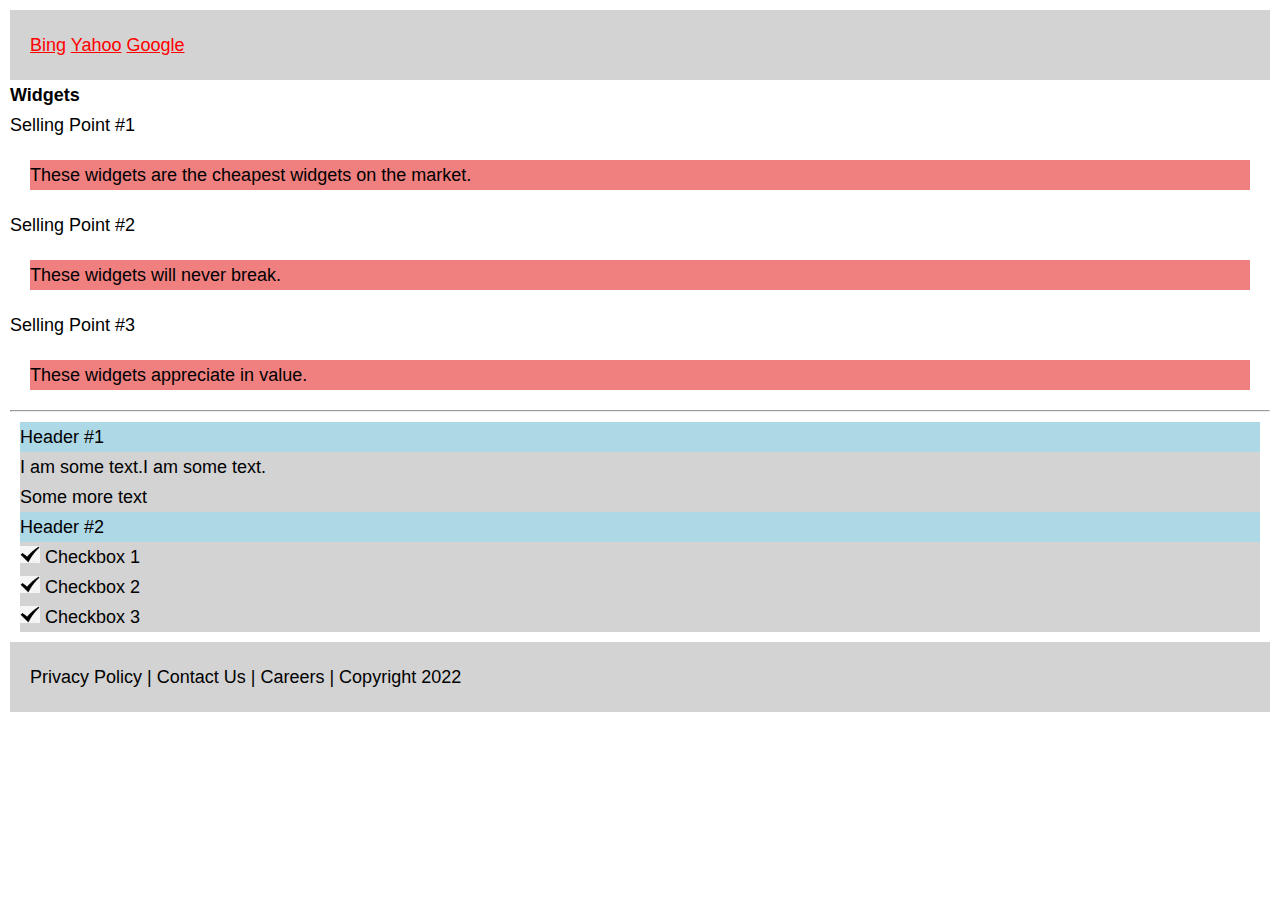
<file: index.html>
<!DOCTYPE html>
<html>
<head>
    <title>HTML and CSS</title>
    <link rel="stylesheet" type="text/css" href="style.css">
</head>
    <body>

        <nav>
            <div id=nav-content>
                <a href="https://www.bing.com">Bing</a>
                <a href="https://www.yahoo.com">Yahoo</a>
                <a href="https://www.google.com">Google</a>
            </div>
        </nav>

        <main>
            
            <!-- Top Half -->
            <h1>Widgets</h1>
            <h2">Selling Point #1</h2>
            <div class="selling-point">
                <p>These widgets are the cheapest widgets on the market.</p>
            </div>
            <h2">Selling Point #2</h2>
            <div class="selling-point">
                <p>These widgets will never break.</p>
            </div>
            <h2">Selling Point #3</h2>
            <div class="selling-point">
                <p>These widgets appreciate in value. </p>
            </div>

            <hr/>

            <!-- Bottom Half -->
            <div class="section">
                <div>
                    <div>Header #1</div>
                    <p> I am some text.I am some text.
                         <p>Some more text</p>   
                    </p>
                </div>
                <div>
                    <div>Header #2</div>
                    <img src="/images/check.png" width="500" alt="check"/> Checkbox 1<br/>
                    <img src="/images/check.png" alt="check"/> Checkbox 2<br/>
                    <img src="/images/check.png" alt="check"/> Checkbox 3<br/>
                </div>
            </div>
        </main>
        
        <footer id="footer">
            Privacy Policy | Contact Us | Careers | Copyright 2022
        </footer>

    </body>
</html>
</file>
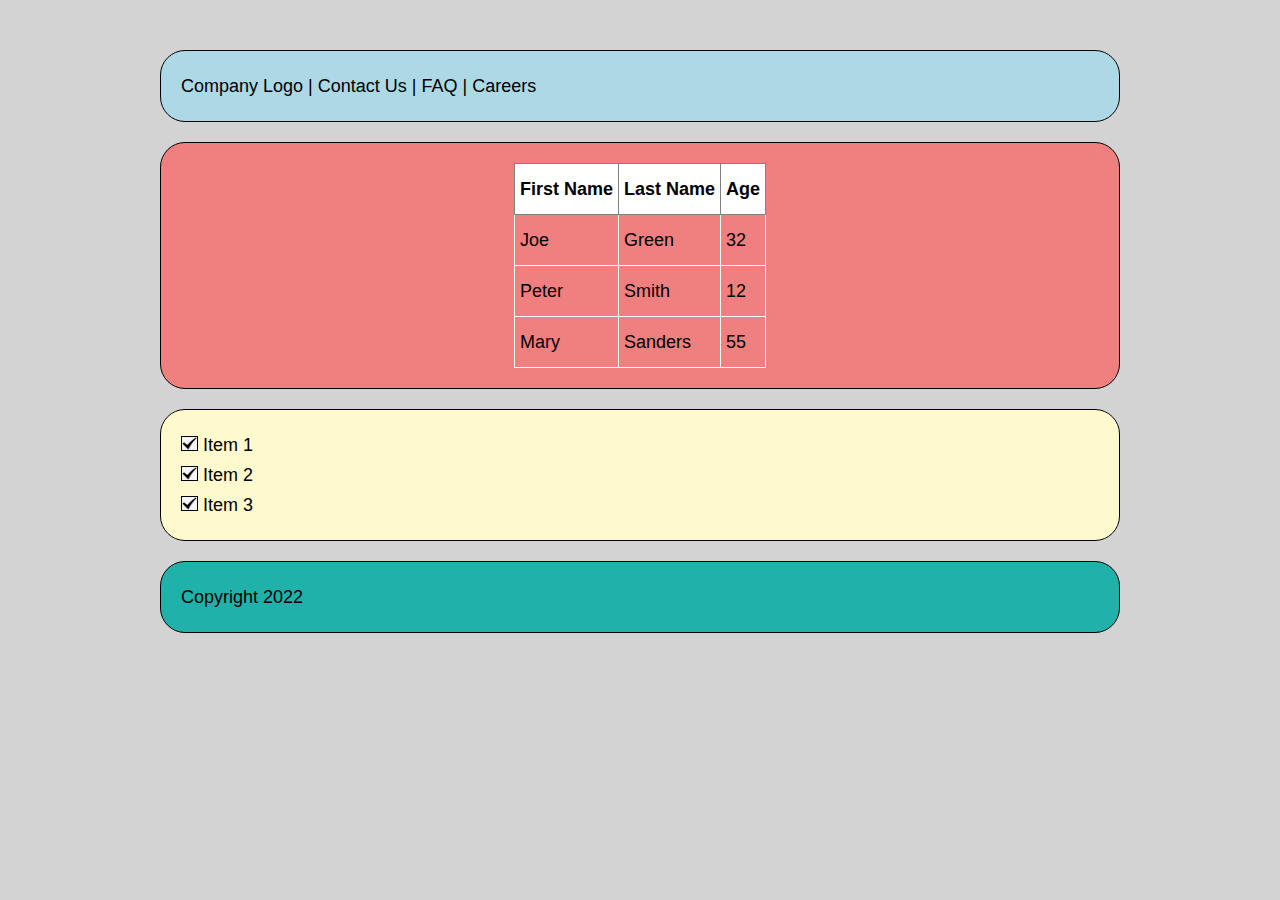
<file: ex1/index.html>
<!DOCTYPE html>
<html>
<head>
    <title>HTML and CSS</title>
    <link rel="stylesheet" type="text/css" href="style.css">
</head>
    <body>
        <nav id="nav">
            Company Logo | Contact Us | FAQ | Careers
        </nav>

        <main>
            <div class="section">
                <table class="tg">
                    <thead>
                      <tr>
                        <th>First Name</th>
                        <th>Last Name</th>
                        <th>Age</th>
                      </tr>
                    </thead>
                    <tbody>
                      <tr>
                        <td>Joe</td>
                        <td>Green</td>
                        <td>32</td>
                      </tr>
                      <tr>
                        <td>Peter</td>
                        <td>Smith</td>
                        <td>12</td>
                      </tr>
                      <tr>
                        <td>Mary</td>
                        <td>Sanders</td>
                        <td>55</td>
                      </tr>
                    </tbody>
                </table>
            </div>
            <div class="section2">
                <img src="/images/check.png" alt="check"/></td> Item 1 <br />
                <img src="/images/check.png" alt="check"/></td> Item 2 <br />
                <img src="/images/check.png" alt="check"/></td> Item 3
            </div>
        </main>

        <footer id="footer">
            Copyright 2022
        </footer>

    </body>
</html>
</file>
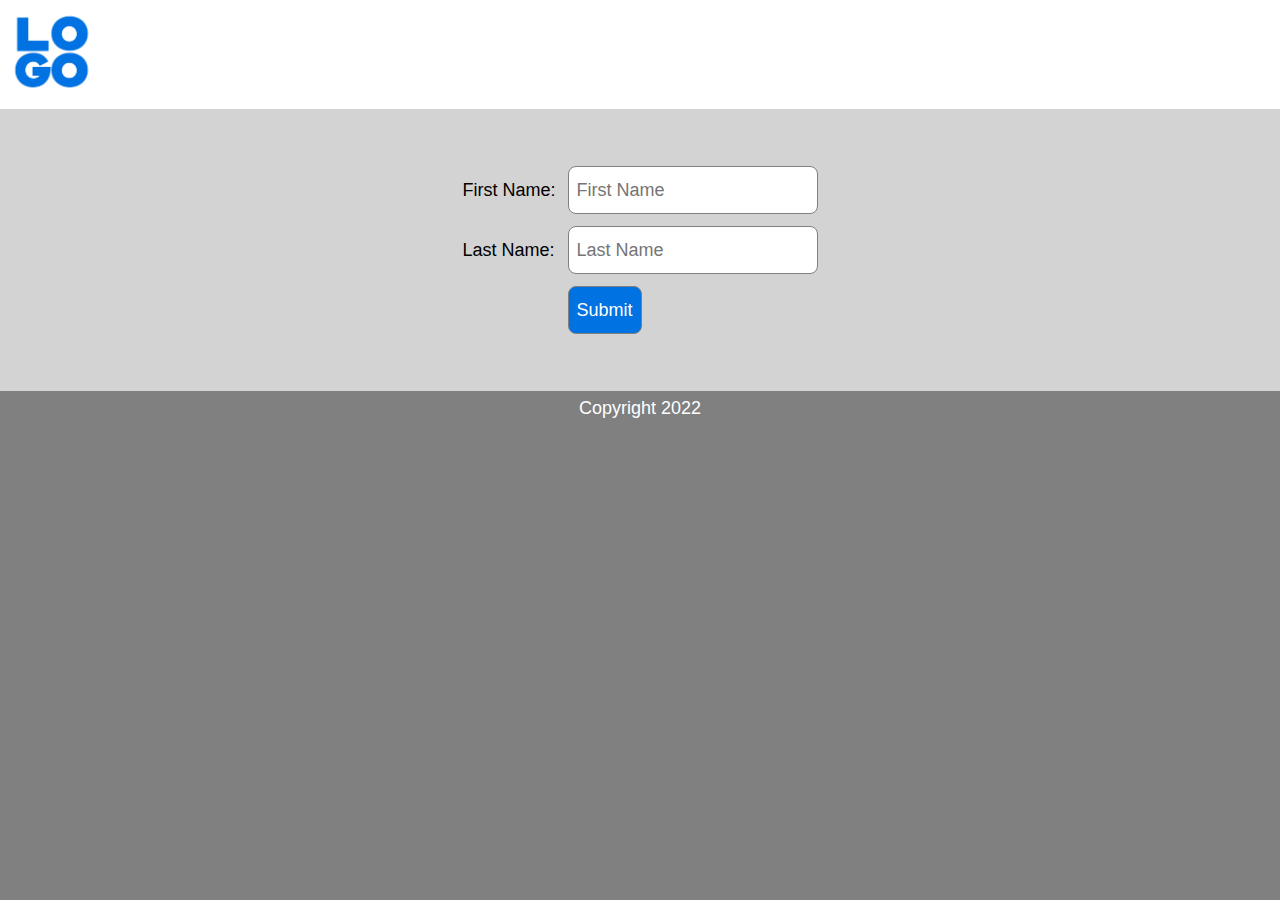
<file: ex2/index.html>
<!DOCTYPE html>
<html>
<head>
    <title>HTML and CSS</title>
    <link rel="stylesheet" type="text/css" href="style.css">
</head>
    <body>
        <nav id="nav">
            <img src="/images/logo.png" width="100px" />
        </nav>

        <main>
            <div id="form">
                    <table id="form-table">
                        <tr>
                            <td>
                                First Name:
                            </td>
                            <td>
                                <input placeholder="First Name">
                            </td>
                        </tr>
                        <tr>
                            <td>
                                Last Name:
                            </td>
                            <td>
                                <input placeholder="Last Name">
                            </td>
                        </tr>
                        <tr>
                            <td>
                            </td>
                            <td>
                                <button>Submit</button>
                            </td>
                        </tr>
                    </table>
                </div>
        </main>
        
        <footer id="footer">
            <!-- this is not the right way to do this -->
            <table>
                <tr>
                    <td>
                        Copyright 2022 
                    </td>
                </tr>
            </table>
        </footer>

    </body>
</html>
</file>
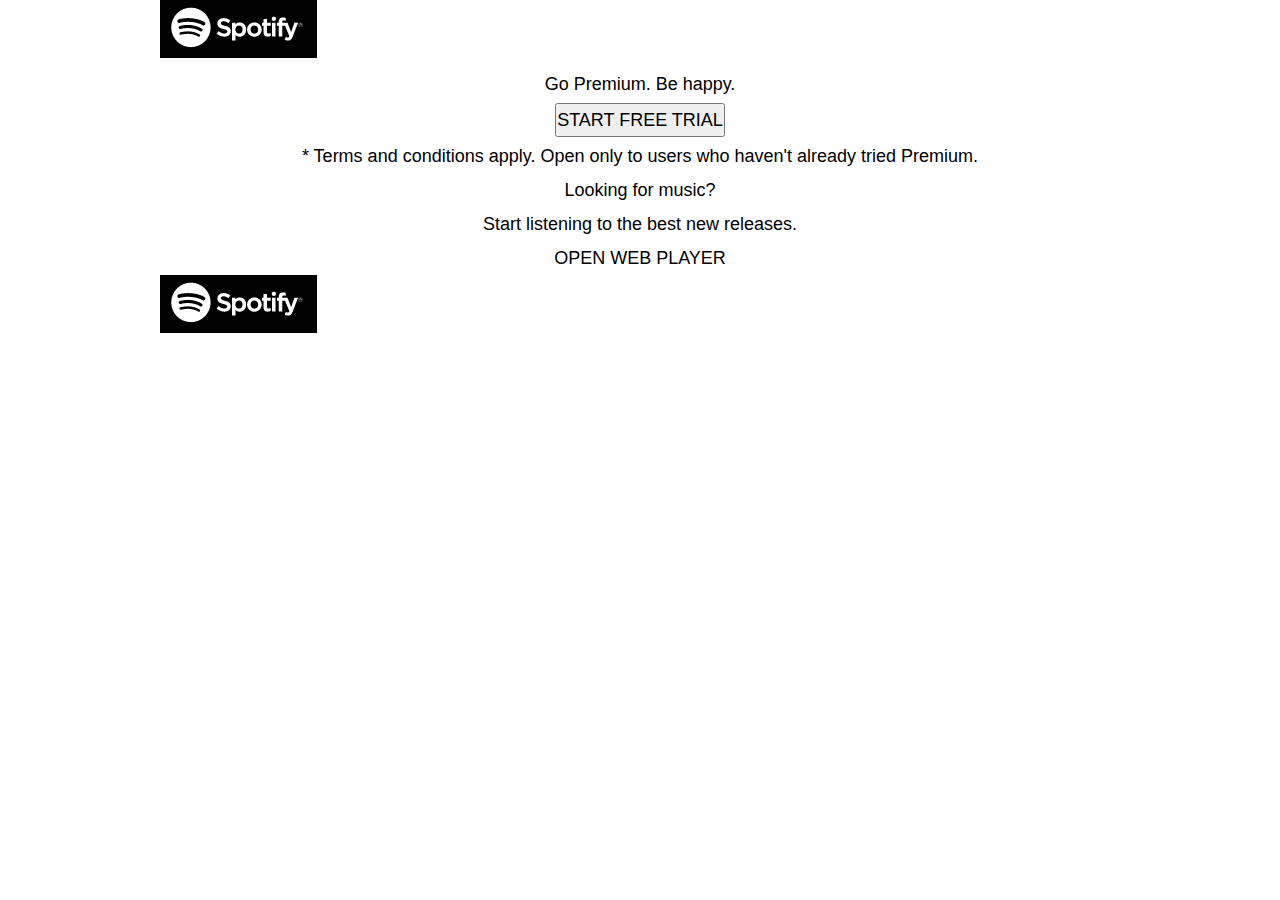
<file: ex3/index.html>
<!DOCTYPE html>
<html>
<head>
    <title>HTML and CSS</title>
    <link rel="stylesheet" type="text/css" href="style.css">
</head>
    <body>
    
        <nav>
            <img src="/images/spotify-logo.png" />     
        </nav>

        <main>
            <div id="section-top">
                
                <!-- Tables are not the correct way to do this, flexbox FTW -->
                <table>
                    <tr>
                        <td id="title"> Go Premium.  Be happy.</td>
                    </tr>
                </table>
                <table>
                    <tr>
                        <td><button>START FREE TRIAL</button></td>
                    </tr>
                </table>
                <table>
                    <tr>
                        <td id="footer"> * Terms and conditions apply. Open only to users who haven't already tried Premium.</td>
                    </tr>
                </table>
               
            </div>
            <div id="section-bottom">
                <!-- Tables are not the correct way to do this, flexbox FTW -->
                <table>
                    <tr>
                        <td>Looking for music?</td>
                    </tr>
                </table>
                <table>
                    <tr>
                        <td>Start listening to the best new releases.</td>
                    </tr>
                </table>
                <table>
                    <tr>
                        <td>OPEN WEB PLAYER</td>
                    </tr>
                </table>
            </div>

        </main>

        <footer>
            <img src="/images/spotify-logo.png" />   
        </footer>

    </body>
</html>
</file>
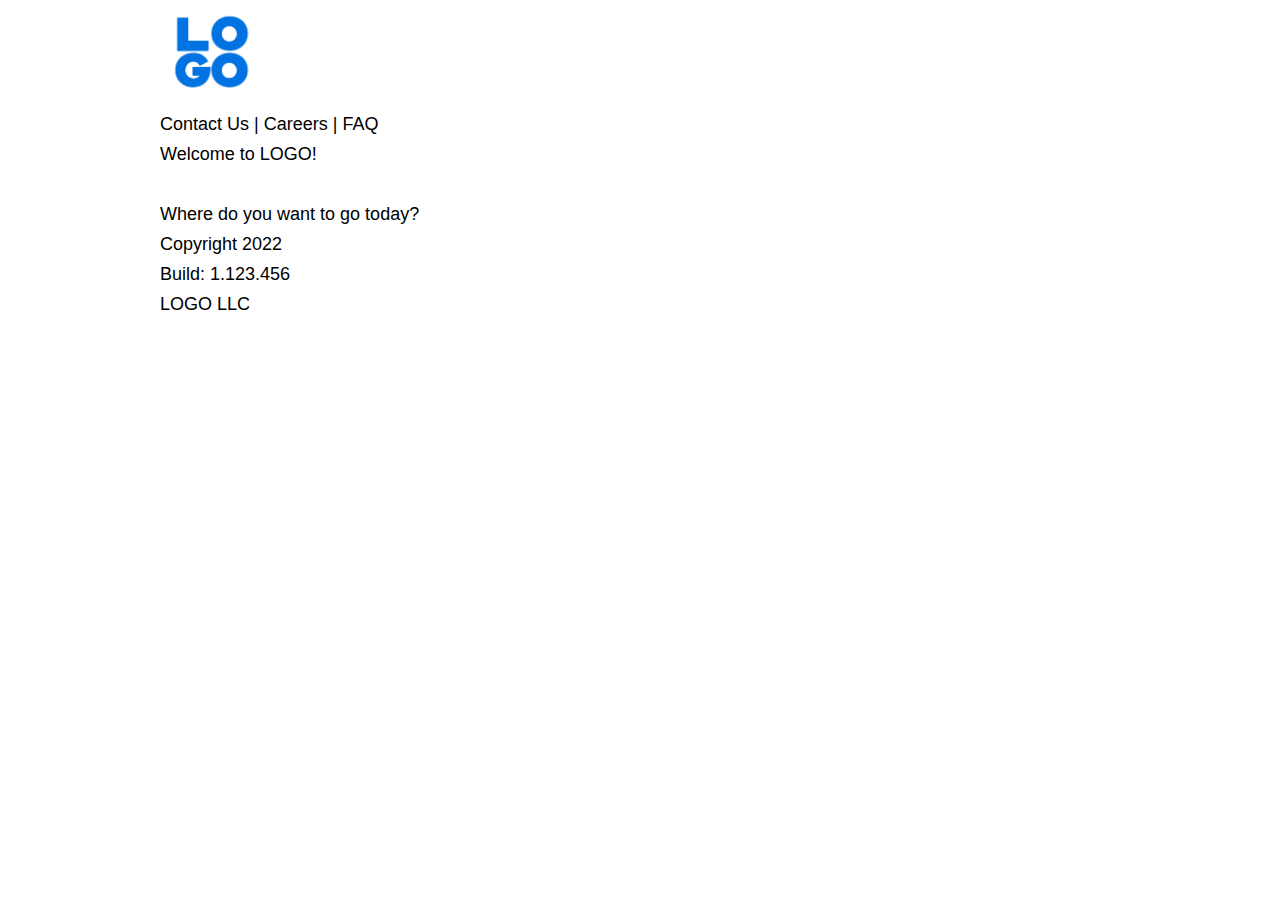
<file: ex4/index.html>
<!DOCTYPE html>
<html>
<head>
    <title>HTML and CSS</title>
    <link rel="stylesheet" type="text/css" href="style.css">
</head>
    <body>
        
        <header id="header">
           <img class="header-item" src="/images/logo.png" width=100/>
            <nav class="header-item" >
                Contact Us | Careers | FAQ
            </nav>
        </header>

        <main id="main">
            <div class="content">
                <div class="message">
                    <div class="message-top">
                        Welcome to LOGO!
                    </div>
                    <br />
                    <div class="message-bottom">
                        Where do you want to go today?
                    </div>
                </div>
            </div>
        </main>

        <footer id="footer">
            <div>Copyright 2022</div>
            <div>Build: 1.123.456</div>
            <div>LOGO LLC</div>
        </footer>

    </body>
</html>
</file>
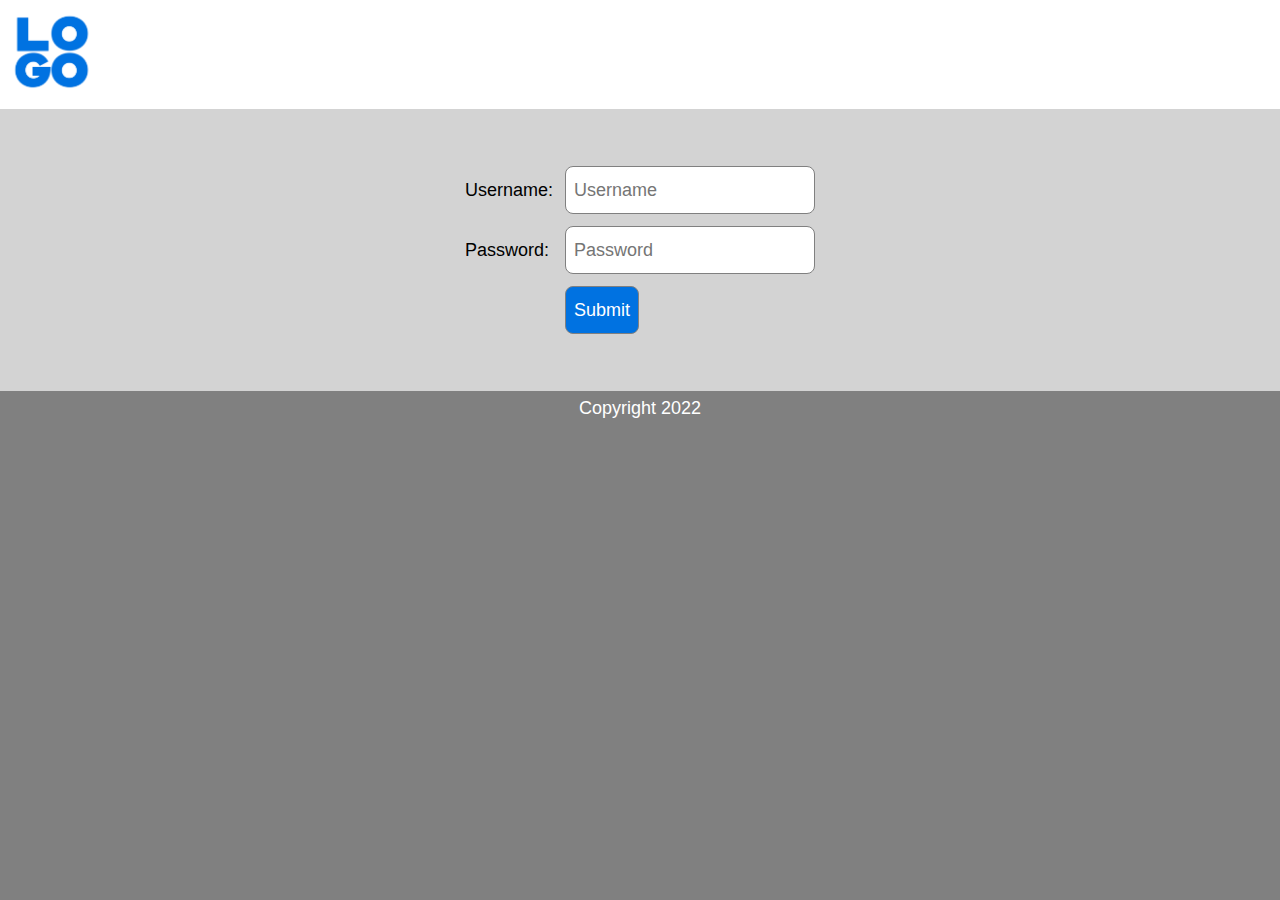
<file: solutions/ex2/index.html>
<!DOCTYPE html>
<html>
<head>
    <title>HTML and CSS</title>
    <link rel="stylesheet" type="text/css" href="style.css">
</head>
    <body>
        <nav id="nav">
            <img src="/images/logo.png" width="100px" />
        </nav>

        <main>
            <div id="form">
                    <table id="form-table">
                        <tr>
                            <td>
                                Username:
                            </td>
                            <td>
                                <input placeholder="Username">
                            </td>
                        </tr>
                        <tr>
                            <td>
                                Password:
                            </td>
                            <td>
                                <input placeholder="Password">
                            </td>
                        </tr>
                        <tr>
                            <td>
                            </td>
                            <td>
                                <button>Submit</button>
                            </td>
                        </tr>
                    </table>
                </div>
        </main>

        <footer id="footer">
            <!-- this is not the right way to do this -->
            <table>
                <tr>
                    <td>
                        Copyright 2022 
                    </td>
                </tr>
            </table>
        </footer>

    </body>
</html>
</file>
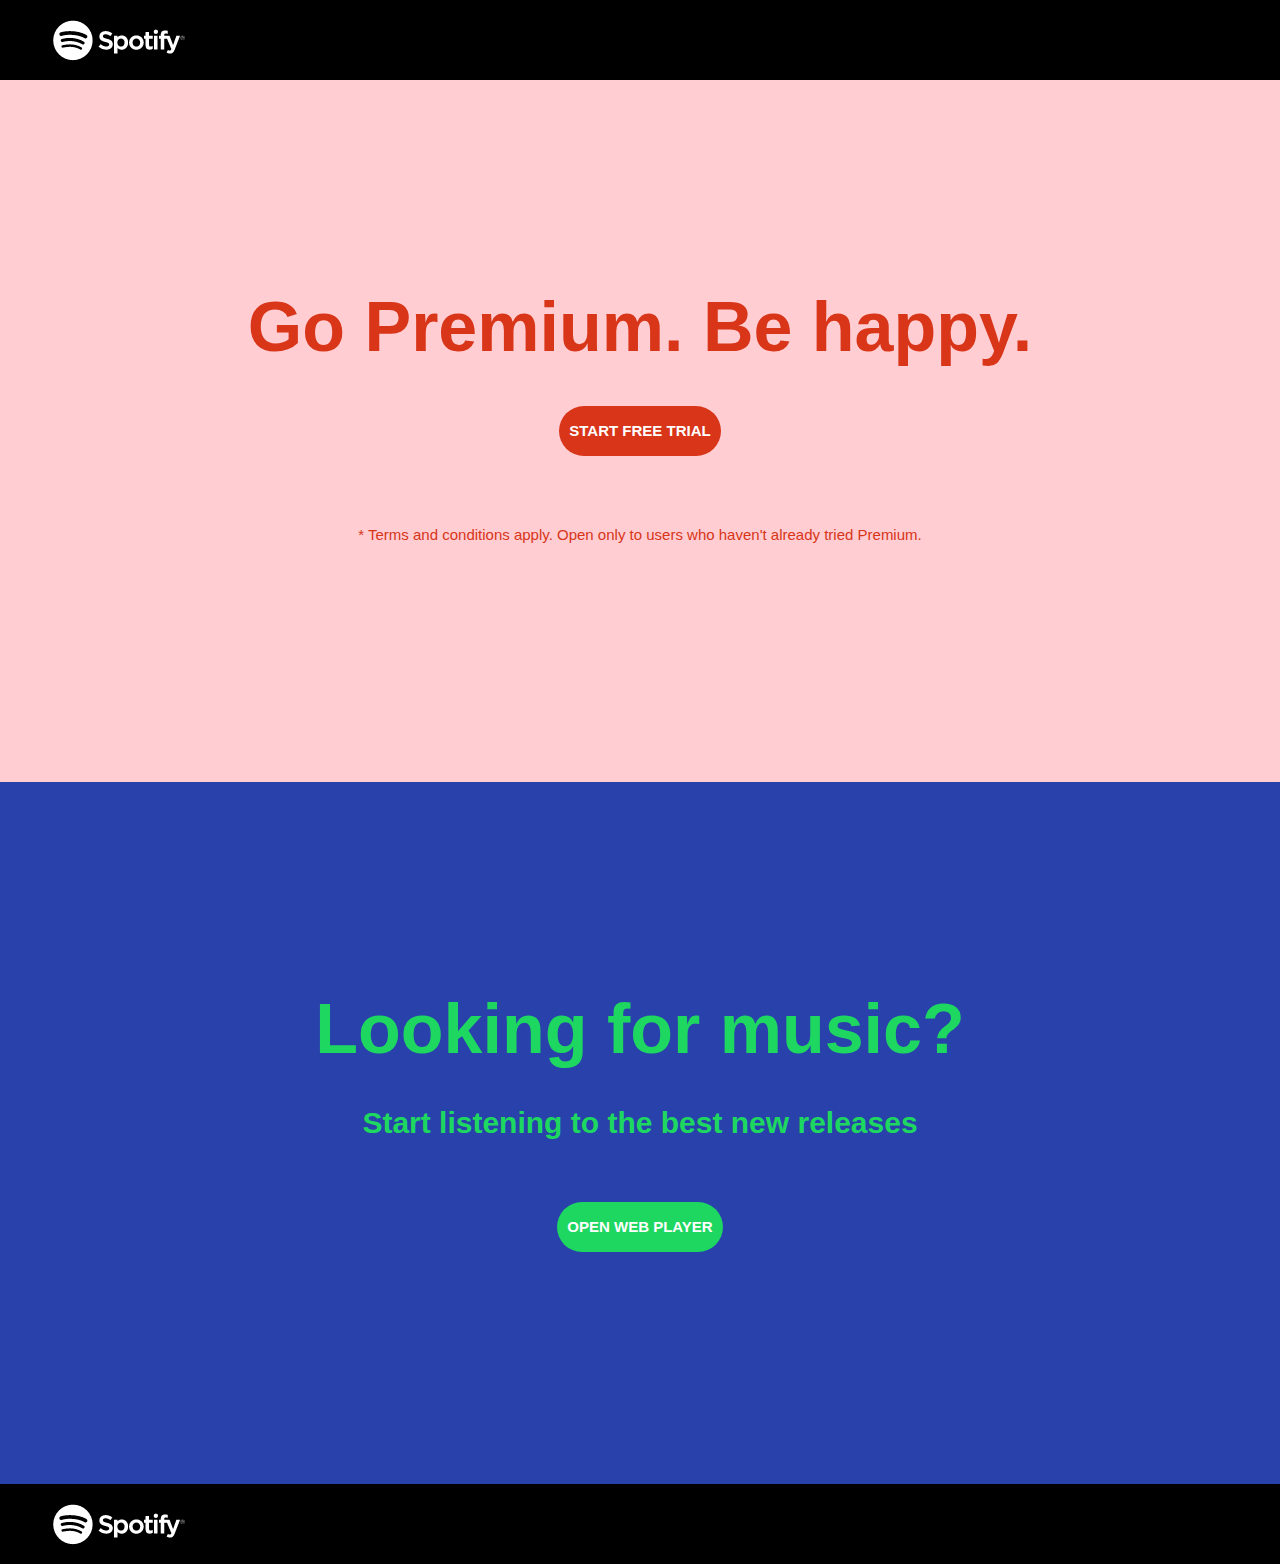
<file: solutions/ex3/index.html>
<!DOCTYPE html>
<html>
<head>
    <title>HTML and CSS</title>
    <link rel="stylesheet" type="text/css" href="style.css">
</head>
    <body>
    
        <nav>
            <img src="/images/spotify-logo.png" />     
        </nav>

        <main>
            <div id="section-top">
                <!-- Tables are not the correct way to do this, flexbox FTW -->
                <table>
                    <tr>
                        <td id="title"> Go Premium.  Be happy.</td>
                    </tr>
                </table>
                <table>
                    <tr>
                        <td><button>START FREE TRIAL</button></td>
                    </tr>
                </table>
                <table>
                    <tr>
                        <td id="footer"> * Terms and conditions apply. Open only to users who haven't already tried Premium.</td>
                    </tr>
                </table>
               
            </div>

            <div id="section-bottom">
                <!-- Tables are not the correct way to do this, flexbox FTW -->
                <table>
                    <tr>
                        <td id="title">Looking for music?</td>
                    </tr>
                </table>
                <table>
                    <tr>
                        <td id="message">Start listening to the best new releases</td>
                    </tr>
                </table>
                <table>
                    <tr>
                        <td id="footer"><button>OPEN WEB PLAYER</button></td>
                    </tr>
                </table>
            </div>
        </main>

        <footer>
            <img src="/images/spotify-logo.png" />   
        </footer>

    </body>
</html>
</file>
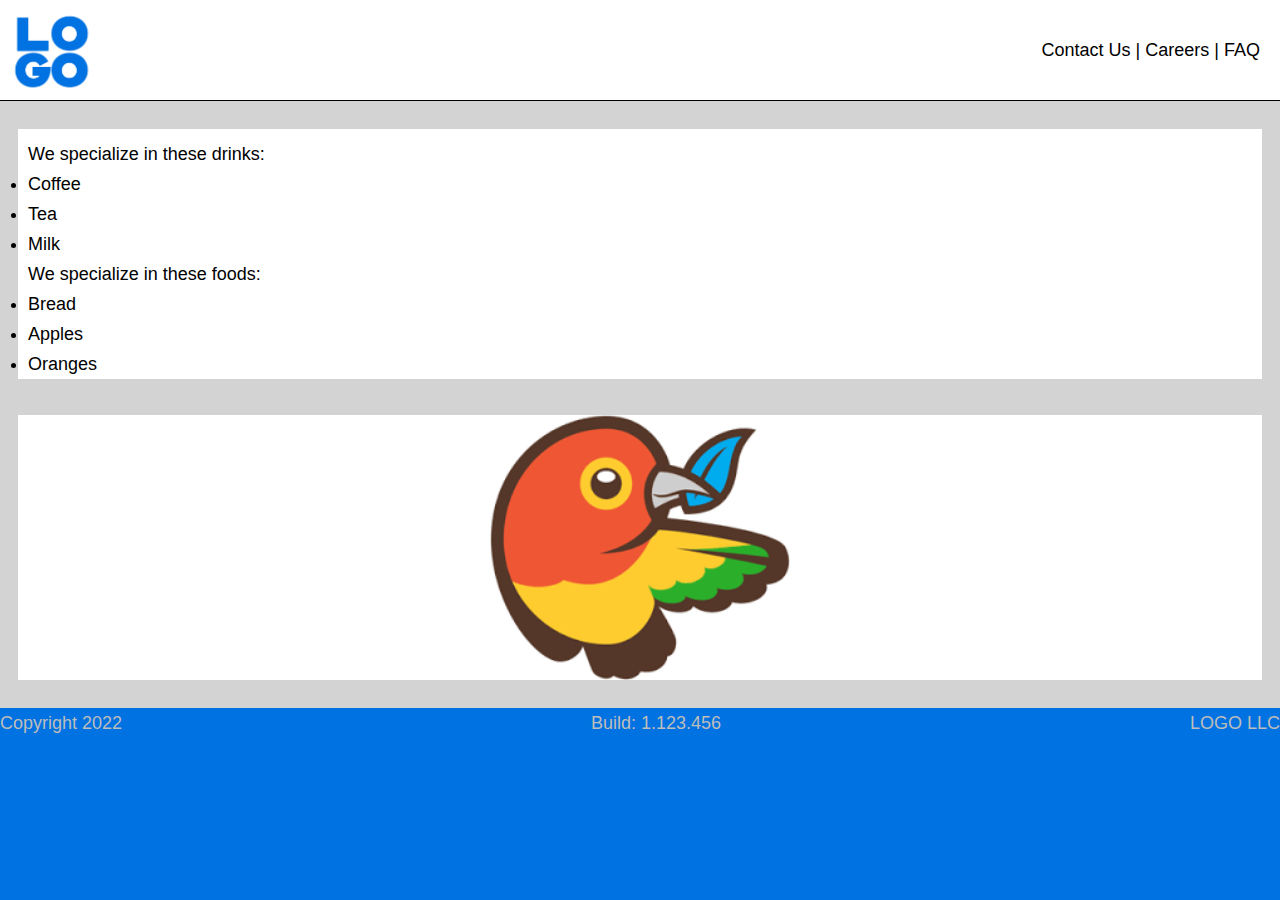
<file: solutions/ex5/index.html>
<!DOCTYPE html>
<html>
<head>
    <title>HTML and CSS</title>
    <link rel="stylesheet" type="text/css" href="style.css">
    <link href="https://cdn.jsdelivr.net/npm/bootstrap@5.1.3/dist/css/bootstrap.min.css" rel="stylesheet" integrity="sha384-1BmE4kWBq78iYhFldvKuhfTAU6auU8tT94WrHftjDbrCEXSU1oBoqyl2QvZ6jIW3" crossorigin="anonymous">
    <script src="https://cdn.jsdelivr.net/npm/bootstrap@5.1.3/dist/js/bootstrap.bundle.min.js" integrity="sha384-ka7Sk0Gln4gmtz2MlQnikT1wXgYsOg+OMhuP+IlRH9sENBO0LRn5q+8nbTov4+1p" crossorigin="anonymous"></script>
</head>
    <body>
            
        <header id="header">
        <img class="header-item" src="/images/logo.png" width=100/>
            <nav class="header-item" >
                Contact Us | Careers | FAQ
            </nav>
        </header>

        <main id="main">
            <div id="contents">
                <div class="container-fluid">
                    <div class="row">
                        <div class="col-sm-6">
                            <div class="list">
                                We specialize in these drinks:
                                <ul>
                                    <li>Coffee</li>
                                    <li>Tea</li>
                                    <li>Milk</li>
                                  </ul>
                                We specialize in these foods:
                                <ul>
                                      <li>Bread</li>
                                      <li>Apples</li>
                                      <li>Oranges</li>
                                </ul>
                            </div>
                        </div>
                         <div class="col-sm-6">
                            <div class="picture">
                                <img src="/images/bird.png" width="300"/>
                            </div>
                        </div>
                    </div>
                </div>
      

            </div>
        </main>

        <footer id="footer">
            <div>Copyright 2022</div>
            <div>Build: 1.123.456</div>
            <div>LOGO LLC</div>
        </footer>

    </body>
</html>
</file>
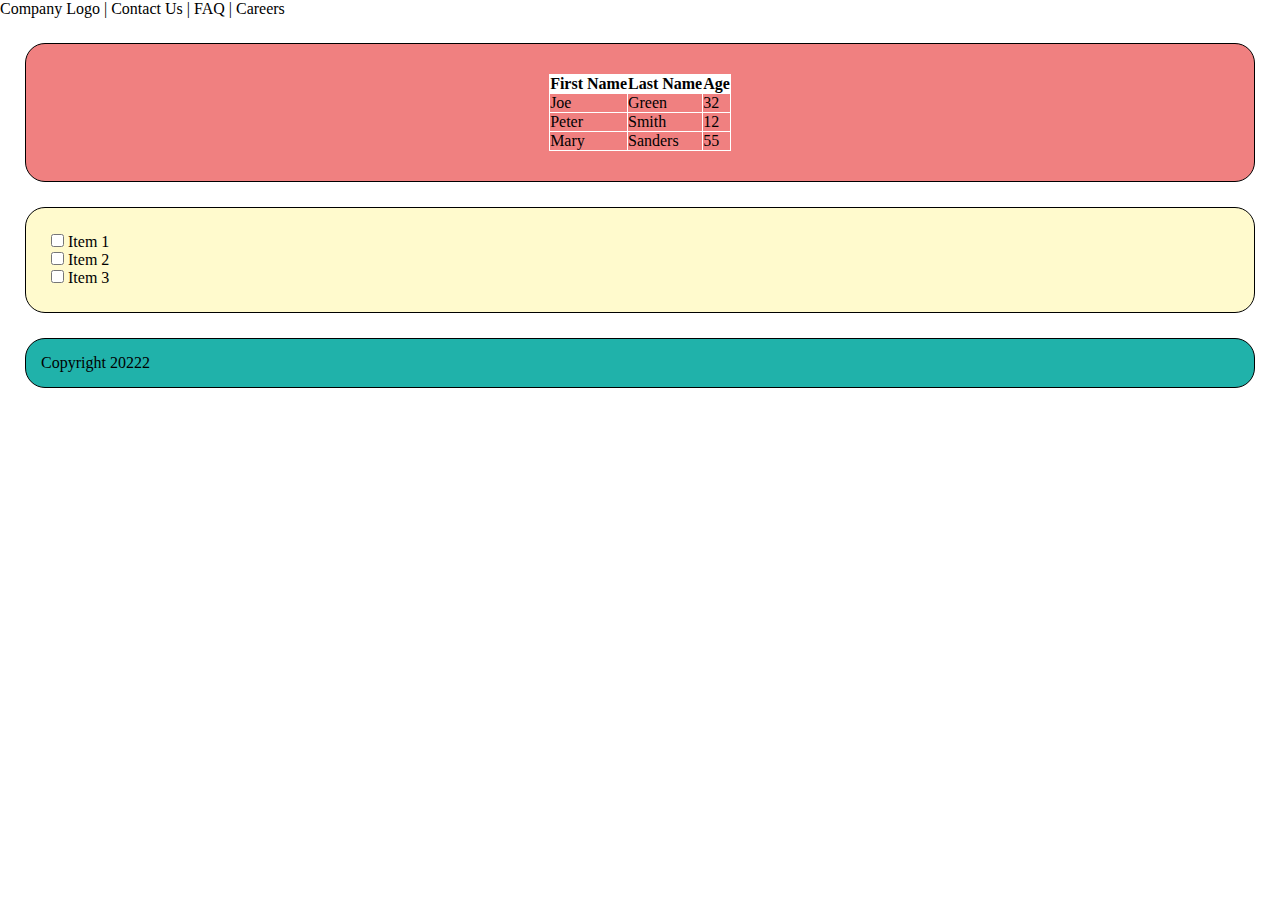
<file: Websites/ex1/index.html>
<!DOCTYPE html>
<html lang="en">
<head>
    <meta charset="UTF-8">
    <meta http-equiv="X-UA-Compatible" content="IE=edge">
    <meta name="viewport" content="width=device-width, initial-scale=1.0">
    <link rel="stylesheet" href="style.css">
    <title>Ex.1 </title>
</head>
<body>
    <header>
    <nav class="navbar">
        <div class="container">
        <div class="Company logo"> Company Logo | Contact Us | FAQ | Careers </div>
    </nav>
</header>

<div class="table">
<table>
    <tr>
    <th>First Name</th>  
    <th>Last Name</th>  
    <th>Age</th>
    </tr>

    <tr>
        <td>Joe</td> 
        <td>Green</td>
        <td>32</td>
    </tr>

    <tr>
        <td>Peter</td>
        <td>Smith</td>
        <td>12</td>
    </tr>

    <tr>
        <td>Mary</td>
        <td>Sanders</td>
        <td>55</td>
    </tr>
</table>
</div>

<div class="checkbox">

<input type="checkbox" name="Item 1" id="Item 1" value="Item 1">
<label for="Item 1">Item 1</label><br>

<input type="checkbox" name="Item 2" id="Item 2" value="Item 2">
<label for="Item 2">Item 2</label><br>

<input type="checkbox" name="Item 3" id="Item 3" value="Item 3">
<label for="Item 3">Item 3</label><br>

</div>

<footer>Copyright 20222</footer>


</body>
</html>
</file>
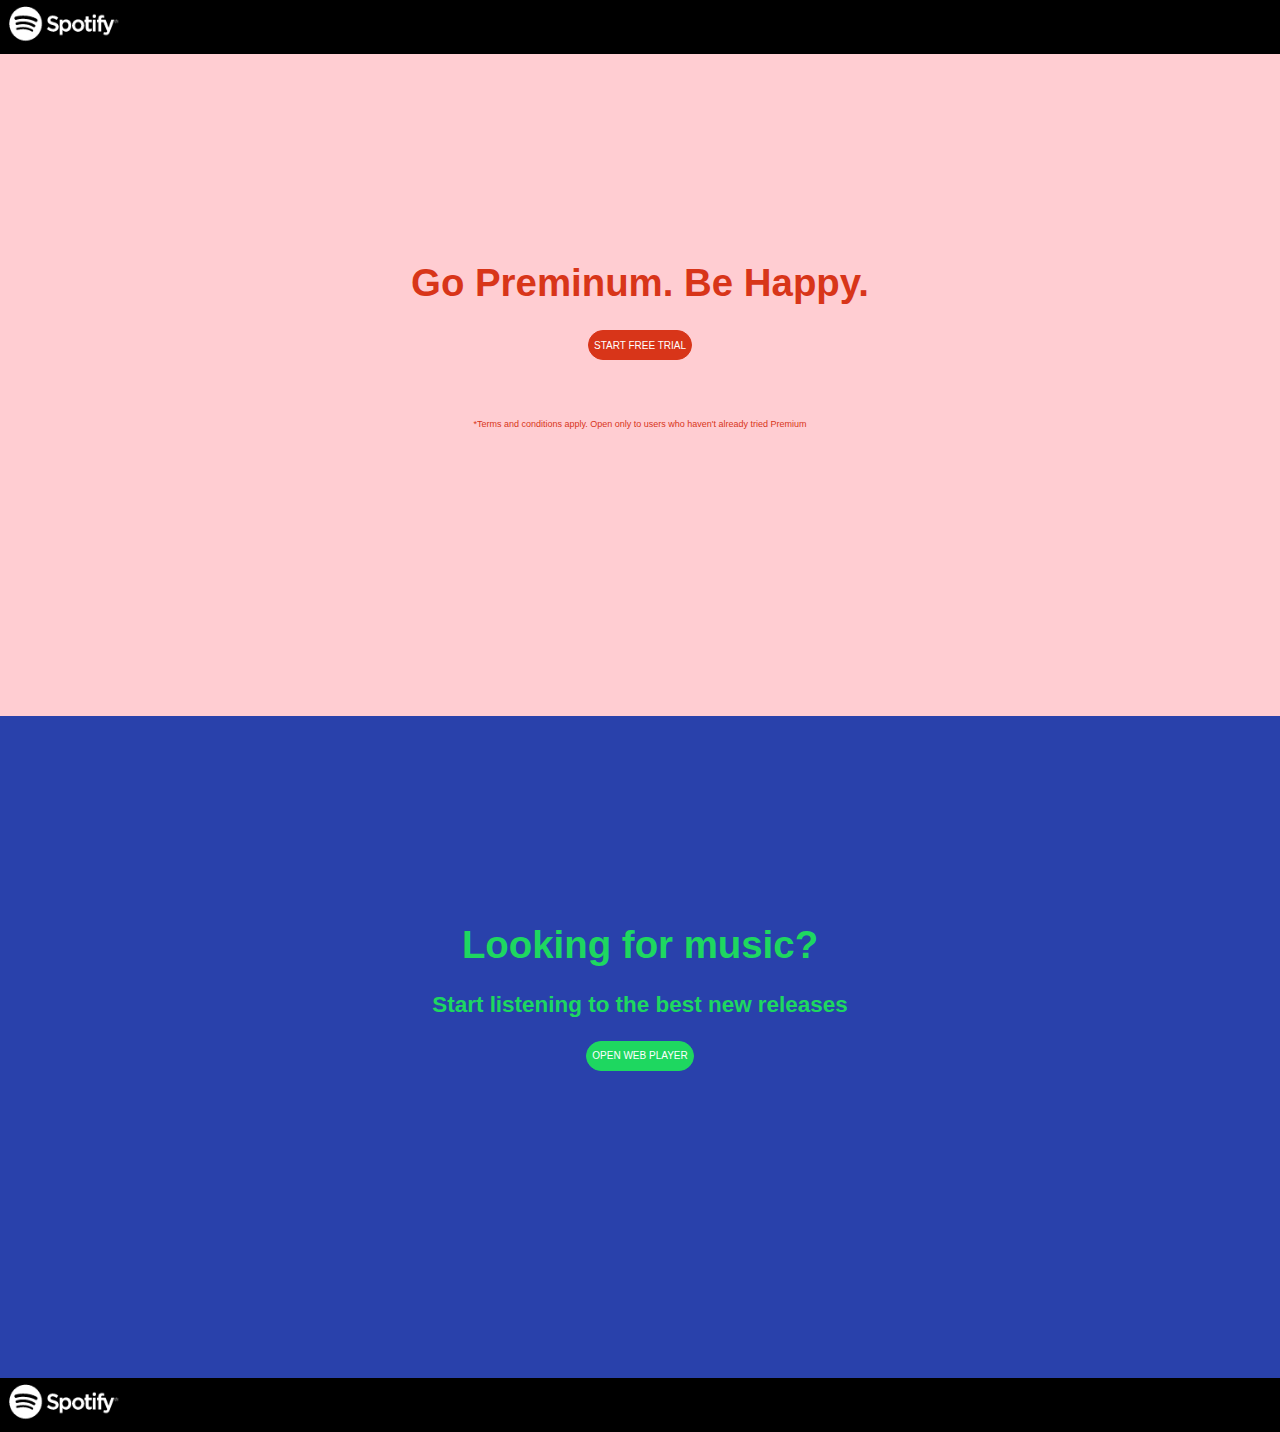
<file: Websites/ex3/index.html>
<!DOCTYPE html>
<html lang="en">
<head>
    <meta charset="UTF-8">
    <meta http-equiv="X-UA-Compatible" content="IE=edge">
    <meta name="viewport" content="width=device-width, initial-scale=1.0">
    <link rel="stylesheet" href="style.css">
    <title>Document</title>
</head>
<body>

    <div class="heading">
        <img src="../../images/spotify-logo.png" alt="spotify" width="130" height="50">
    </div>


    <div class="Top">
     <h1>Go Preminum. Be Happy.</h1> 
    <button>START FREE TRIAL</button>
    <p>*Terms and conditions apply. Open only to users who haven't already tried Premium</p>
    </div>

    <div class="bottom">
    <h1>Looking for music? <h1>
    <h3>Start listening to the best new releases</h4>
    <button>OPEN WEB PLAYER</button>

</div>

<footer>
    <img src="../../images/spotify-logo.png" alt="spotify" width="130" height="50">
</footer>



</body>
</html>
</file>
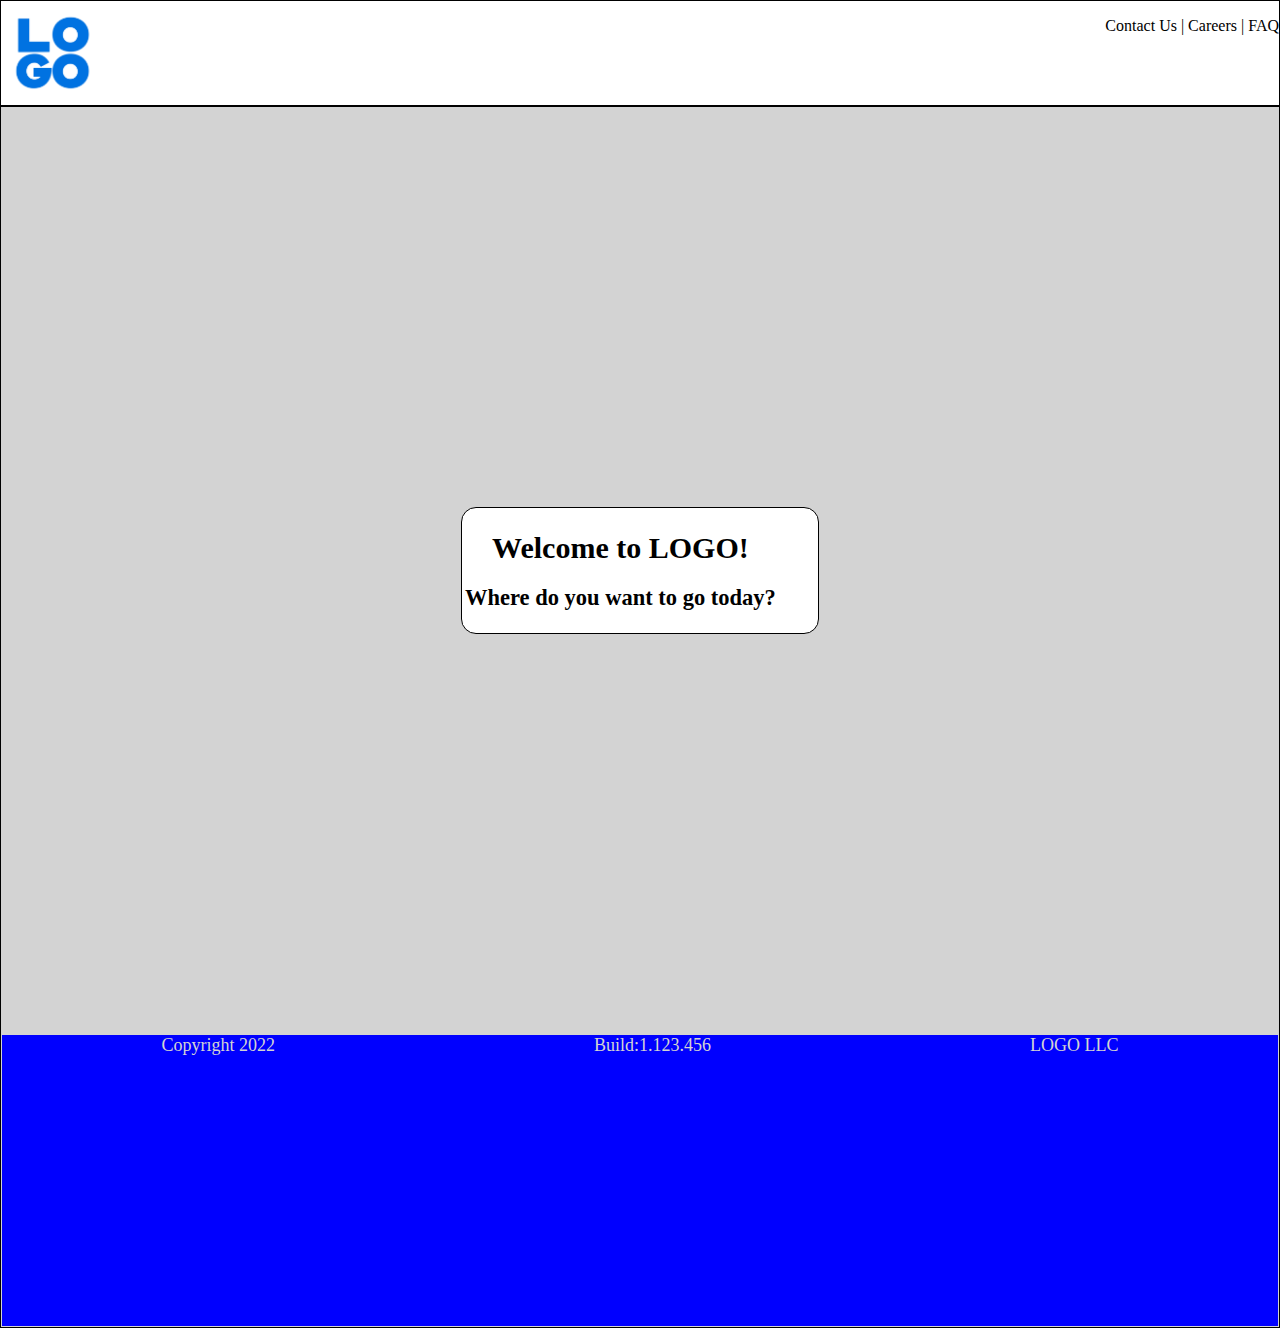
<file: Websites/ex4/index.html>
<!DOCTYPE html>
<html lang="en">
<head>
    <meta charset="UTF-8">
    <meta http-equiv="X-UA-Compatible" content="IE=edge">
    <meta name="viewport" content="width=device-width, initial-scale=1.0">
    <link rel="stylesheet" href="style.css">
    <title><Ex.4></title>
</head>
<body>
<div class="heading">
    <div class="logo"> <img src="../../images/logo.png " alt="LOGO" width="100"> </div>

    <div class= "contact"><p>Contact Us | Careers | FAQ</p>
    </div>    

</div>

<header class="middle">
    <div class="container">
    <div class="LOGO">
        <h1>
            Welcome to LOGO!
        </h1>
        <h2>
            Where do you want to go today?

        </h2>

</div>
    </div>
</header>

<footer>
<div class="one bottom">Copyright 2022</div>

<div class="second bottom">Build:1.123.456</div>

<div class="third bottom">LOGO LLC</div>

</footer>

  
</body>
</html>
</file>
<file: ex1/style.css>
* { 
    max-width: 960px;
    margin: auto;
    padding: 0;
    font-size: large;
    line-height: 30px;
    font-family: Arial, Helvetica, sans-serif;
}

body {
    background-color: lightgray
}

#nav {
    margin-top: 50px;
    padding: 20px;
    background-color: lightblue;
    border-radius: 25px;
    border: 1px solid black;
    margin-bottom: 20px;
}

#footer {
    padding: 20px;
    background-color: lightseagreen;
    border-radius: 25px;
    border: 1px solid black;
    margin-bottom: 20px;
}

.section {
    padding: 20px;
    background-color: lightcoral;
    border-radius: 25px;
    border: 1px solid black;
    margin-bottom: 20px;
}

.section2 {
    padding: 20px;
    background-color: l;
    background-color: lemonchiffon;
    border-radius: 25px;
    border: 1px solid black;
    margin-bottom: 20px;
}

.tg {
    border-collapse:collapse;
    border-spacing:0;
}
.tg td {
    border-color:white;
    border-style:solid;
    border-width:1px;
    overflow:hidden;
    padding:10px 5px;
    word-break:normal;
}
.tg th {
    background-color: white;
    border-style:solid;
    border-color:gray;
    border-width:1px;
    color: black;
    overflow:hidden;
    padding:10px 5px;
    -break:normal;
}

.tg .tg-fymr {
    border-color:inherit;
    font-weight:bold;
    text-align:left;
    vertical-align:top;
}
.tg .tg-0pky {
    border-color:inherit;
    text-align:left;
    vertical-align:top
}

img[alt=check] {
    width: 15px;
    border: 1px solid black;
}
</file>
<file: ex2/style.css>
* { 
 
    margin: auto;
    padding: 0;
    font-size: large;
    line-height: 30px;
    font-family: Arial, Helvetica, sans-serif;    
    background-color: gray;
}

#nav {
    background-color: white
}

footer {
    background-color: gray;
    color: white;
}

#form {
    background-color: lightgray
}

#form-table {
    background-color: lightgray;
    padding: 50px;
}

#form-table tr td {
    margin: 50px;
    padding: 5px;    
    background-color: lightgray;
}

#form-table button {
    color: white;
    border-radius: 8px;
    background-color: #0072e1;
    padding: 8px;
    border: 1px solid gray;
}

#form-table input {
    border-radius: 8px;
    padding: 8px;
    border: 1px solid gray;
    background-color: white;
}
</file>
<file: ex3/style.css>
* { 
    max-width: 960px;
    margin: auto;
    padding: 0;
    font-size: large;
    line-height: 30px;
    font-family: Arial, Helvetica, sans-serif;
}
</file>
<file: ex4/style.css>
* { 
    max-width: 960px;
    margin: auto;
    padding: 0;
    font-size: large;
    line-height: 30px;
    font-family: Arial, Helvetica, sans-serif;
}
</file>
<file: solutions/ex2/style.css>
* { 
 
    margin: auto;
    padding: 0;
    font-size: large;
    line-height: 30px;
    font-family: Arial, Helvetica, sans-serif;    
    background-color: gray;
}

#nav {
    background-color: white
}

footer {
    background-color: gray;
    color: white;
}

#form {
    background-color: lightgray
}

#form-table {
    background-color: lightgray;
    padding: 50px;
}

#form-table tr td {
    margin: 50px;
    padding: 5px;    
    background-color: lightgray;
}

#form-table button {
    color: white;
    border-radius: 8px;
    background-color: #0072e1;
    padding: 8px;
    border: 1px solid gray;
}

#form-table input {
    border-radius: 8px;
    padding: 8px;
    border: 1px solid gray;
    background-color: white;
}
</file>
<file: solutions/ex3/style.css>
* { 
    margin: auto;
    padding: 0;
    font-size: large;
    line-height: 30px;
    font-family: Arial, Helvetica, sans-serif;
}

body {
    background-color: black;
}

nav {
    background-color: black;
    padding-top: 13px;
    padding-left: 42px;
}

nav img {
    cursor: pointer;
}

footer {
    background-color: black;
    padding-top: 13px;
    padding-left: 42px;
}

footer img {
    cursor: pointer;
}

/* Top */

#section-top {
    padding-top: 200px;
    background-color: #ffcdd2;
    color: #d83519;
    padding-bottom: 200px;
}

#section-top table tr #title{
    font-weight: bolder;
    font-size: 70px;
}

#section-top table tr #footer{
    font-weight: lighter;
    font-size: smaller;
}

#section-top table tr td {
    padding:30px;
}

#section-top table tr td button {
    background-color: #d83519;
    color: white;
    border-radius: 30px;
    padding: 10px;
    outline: none;
    font-size: smaller;
    font-weight: bolder;
    border: 0;
    cursor: pointer;
}


/* Bottom */

#section-bottom {
    padding-top: 200px;
    background-color: #2941ab;
    color: #1ed760;
    padding-bottom: 200px;
}

#section-bottom table tr #title {
    font-weight: bolder;
    font-size: 70px;
}

#section-bottom table tr #message {
    font-weight: bolder;
    font-size: 30px;
}

#section-bottom table tr td button {
    background-color:  #1ed760;
    color: white;
    border-radius: 30px;
    padding: 10px;
    outline: none;
    font-size: smaller;
    font-weight: bolder;
    border: 0;
    cursor: pointer;
}

#section-bottom table tr td {
    padding:30px;
}
</file>
<file: solutions/ex5/style.css>
* { 
    margin: 0;
    padding: 0;
    font-size: large;
    line-height: 30px;
    font-family: Arial, Helvetica, sans-serif;
    background-color: #0072e1;
}

#header {
    display: flex;
    border-bottom: 1px solid black;
    background-color: white;
    justify-content: space-between;
}

.header-item:nth-child(2) {
    display: flex;
    background-color: white;
    justify-content: center;
    align-items: center;
    padding: 20px;
}

#contents {
    padding-top: 10px;
    padding-bottom: 10px;
    background-color: lightgray;
}

#footer {
    background-color: #0072e1;
    display: flex;
    justify-content: space-between;

    color: rgb(189, 189, 189);
    font-weight: 100;
}

.list {
    padding-left: 10px;
    padding-top: 10px;
  
    background-color: white;
    color: black;
}

.list ul, li{
    background-color: white;
    color: black;
}

.picture {
    display: flex;
    justify-content: center;
    background-color: white;
    min-height: 265px;
    min-width: 300px;
}

/* Show bootstrap columns */
[class*="col"] {
    padding: 1rem;
    background-color: lightgray;

}

/* Show bootstrap containers */
[class*="con"] {
    background-color: lightgray;
}

/* Show bootstrap columns */
/* [class*="col"] {
    padding: 1rem;
    background-color: #33b5e5;
    border: 2px solid white;
    color: white;
} */

/* Show bootstrap containers */
/* [class*="con"] {
  padding: 1rem;
  background-color: #8633e5;
  border: 2px solid white;
  color: white;
} */
</file>
<file: Websites/ex1/style.css>
*{
    box-sizing: border-box;
    margin:0%;
    padding: 0;



}

.header{
    border: 1px solid black;
    background-color: lightblue;
    border-radius: 20px;
    padding: 20px;     
    display: flex;
    justify-content: left;  
    margin: 25px;                                                                               
}
    
.table{
    border: 1px solid black;
    background-color: lightcoral;
    border-radius: 20px;
    padding: 30px;
    margin: 25px;
    display: flex;
    justify-content: center;
    
}
table, td, th {
 border: 1px solid white;
 border-collapse: collapse;
}




th{
    background-color: white;
}

.checkbox{
    border: 1px solid black;
    background-color: lemonchiffon;
    border-radius: 20px;
    padding: 25px;
    margin: 25px;
}

footer{
    border: 1px solid black;
    background: lightseagreen;
    border-radius: 20px;
    padding: 15px;
    margin: 25px;
}
</file>
<file: Websites/ex3/style.css>
/* *{ 
    box-sizing:border-box;
    margin:0%;
    padding: 0%;
} */
 
body{
    margin:0;
    margin-bottom: 0;
}
.heading{
  background-color: black;
  
}

.Top{
    background-color: #ffcdd2;
    text-align: center;
    color:#d83519 ;
   height: 300px;
border: 1px solid #ffcdd2;
padding: 180px;
font-family: Arial, Helvetica, sans-serif;
font-size: larger;

}

.Top button{
    background-color: #d83519;
    border:1px solid #d83519;
   color: white;
   border-radius: 20px;
   padding: 5px;
   height:30px;
font-size: 10px;
font-family: Arial, Helvetica, sans-serif;

}

p{
font-size:xx-small;
padding-top: 50px;
font-family: Arial, Helvetica, sans-serif;

}

.bottom{
    background-color:  #2941ab;
    border: 1px solid #2941ab;
    text-align: center;
    height: 300px;
    color: #1ed760;
    padding: 180px;
    font-family: Arial, Helvetica, sans-serif;
    font-size: larger;

}
.bottom button{
    background-color:#1ed760 ;
    color: white;
    border: 1px solid #1ed760;
    border-radius: 20px;
    padding: 5px;
    height: 30px;
    font-size: 10px;
    font-family: Arial, Helvetica, sans-serif;
}



footer{
    background-color: black;
    font-family: Arial, Helvetica, sans-serif;
}
</file>
<file: Websites/ex4/style.css>
body{
    margin:0;
    margin-bottom: 0;
    border: 1px solid;
    background-color: lightgray;
}
.heading{
    background-color: white;
display: flex;
justify-content: space-between;
border-bottom: solid black 2px;


}
.contact{
    justify-items: center;
}



.middle{

    
    background-color: lightgray;
    padding: 400px;
    text-align: center;
    display: flex;
    border: center;
    margin-right: auto;
    scroll-margin-left: auto;
    }
h2{
    text-align: center;
}

.container{
    border-radius: 10px;
    display: flex;
}

footer{
    border: 1px solid;
background-color: blue;
padding-bottom:15em;
color:lightgrey;
justify-content: space-around;
flex-direction: row;
display: flex;
font-size: large;

}

.container{ 
    border: 1px solid black;
    border-radius: 15px;
    background-color: white;
    border: center;
    padding: 3px;
    width: 350px;
    font-size: 15px;
    margin-left: auto;
    margin-right: auto;

}
</file>
<file: style.css>
/* Universal Selector */
* { 
    margin: 0; /* CSS reset */
    padding: 0;
    font-size: large; /* WWTD */
    line-height: 30px; /* WWTD */
    font-family: Arial, Helvetica, sans-serif;
}

/* General */
body {
    padding: 10px; /* WWTD */
}

h2 {
    font-size: smaller;
}

/* ID */
#nav-content {
    background-color: lightgray;
    padding: 20px;
}

#footer {
    background-color: lightgray;
    padding: 20px;
    /* margin: 20px; */ /* WWTD */
}

/* Class */
.selling-point {
    background-color: lightcoral;
    margin: 20px; /* WWTD */
}

.section {
    background-color: lightgray; 
    margin: 10px; /* WWTD */
}

/* Descendant Match */
body main div div div {
    background-color: lightblue;
}

/* Child Match ???????  */
body > main > div > div > div {
    background-color: lightgoldenrodyellow;
}

/* Attribute Match */
img[alt=check] {
    width: 20px;
}

/* Psuedo */
a:hover {
    background-color: hotpink;
}
a:link {
    color: red;
}
a:visited {
    color: green;
}
</file>
